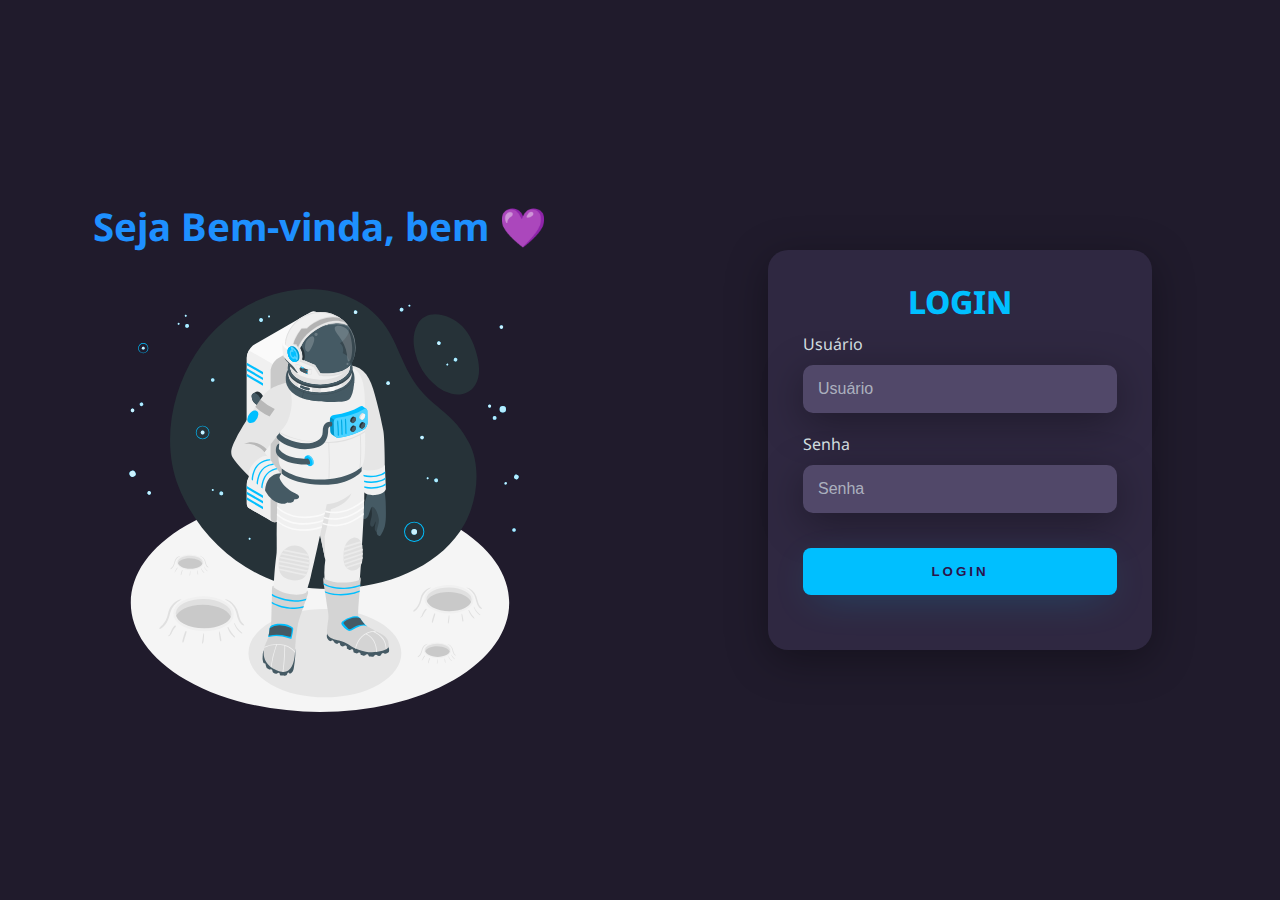
<file: index.html>
<!DOCTYPE html>
<html lang="pt-br">
<head>
    <meta charset="UTF-8">
    <meta http-equiv="X-UA-Compatible" content="IE=edge">
    <meta name="viewport" content="width=device-width, initial-scale=1.0">
    <link rel="stylesheet" href="style_login.css">
    <title>Login</title>
</head>
<body>
    <div class="main-login">
        <div class="left-login">
            <h1>Seja Bem-vinda, bem &#x1F49C</h1>
            <img src="astronauta.svg" class="left-login-image" alt="Astronauta">
        </div>
        <div class="right-login">
            <div class="card-login">
                <h1>LOGIN</h1>
                <div class="textfield">
                    <label for="usuario">Usuário</label>
                    <input type="text" name="usuario" placeholder="Usuário" id="Usuário">
                </div>
                <div class="textfield">
                    <label for="senha">Senha</label>
                    <input type="password" name="senha" placeholder="Senha" id="Senha">
                </div>
                <button class="btn-login" onclick="logar(); return false">Login</button>
            </div>
        </div>
    </div> 
    
    <script>
        function logar(){
            var usuario = document.getElementById('Usuário').value;
            var senha =document.getElementById('Senha').value;

            if(usuario == "ellenzinha" && senha == '140422'){
                return location.href = "inicio.html";
            }else{
                alert('Usuário ou senha incorretos');
            }
        }
    </script>   
</body>
</html>
</file>
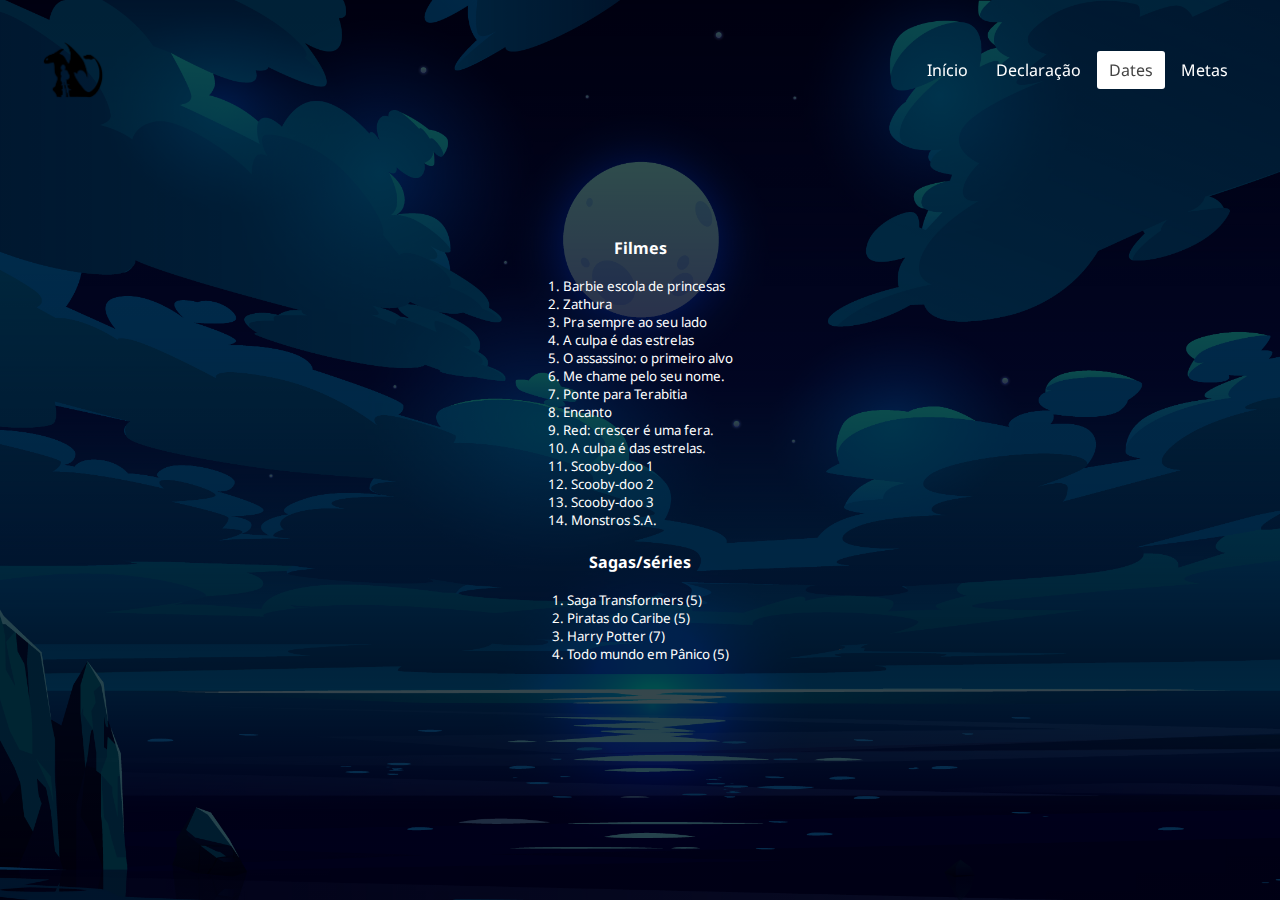
<file: dates.html>
<!DOCTYPE html>
<html lang="pt-br">
<head>
    <meta charset="UTF-8">
    <meta http-equiv="X-UA-Compatible" content="IE=edge">
    <meta name="viewport" content="width=device-width, initial-scale=1.0">
    <link rel="stylesheet" href="style_inicio.css">
    <title>Projeto EG</title>
</head>
<body>
    <header>
        <nav class="menu">
            <img src="banguela2.png" class="logo" align="left" alt="Banguela">

            <ul>
                <li><a href="" onclick="inicio(); return false">Início</a></li>
                <li><a href="" onclick="declaracao(); return false">Declaração</a></li>
                <li><a href="" class="ativo" onclick="dates(); return false">Dates</a></li>
                <li><a href="" onclick="metas(); return false">Metas</a></li>
            </ul>
        </nav>

        <section class="principal">
            <h1>Filmes</h1>

            <p>
                <br> 1. Barbie escola de princesas
                <br> 2. Zathura
                <br> 3. Pra sempre ao seu lado
                <br> 4. A culpa é das estrelas
                <br> 5. O assassino: o primeiro alvo 
                <br> 6. Me chame pelo seu nome.
                <br> 7. Ponte para Terabitia
                <br> 8. Encanto
                <br> 9. Red: crescer é uma fera.
                <br> 10. A culpa é das estrelas.
                <br> 11. Scooby-doo 1
                <br> 12. Scooby-doo 2
                <br> 13. Scooby-doo 3
                <br> 14. Monstros S.A.</p>
                <br>
            <h1>Sagas/séries</h1>

            <p>
                <br> 1. Saga Transformers (5)
                <br> 2. Piratas do Caribe (5)
                <br> 3. Harry Potter (7)
                <br> 4. Todo mundo em Pânico (5)
            </p>
            
        </section>
    </header>

    <script>
        function declaracao(){
            return location.href = "declaracao.html";
        }
        function inicio(){
            return location.href = "inicio.html";
        }
        function dates(){
            return location.href = "dates.html";
        }
        function metas(){
            return location.href = "metas.html";
        }
    </script>
</body>
</html>
</file>
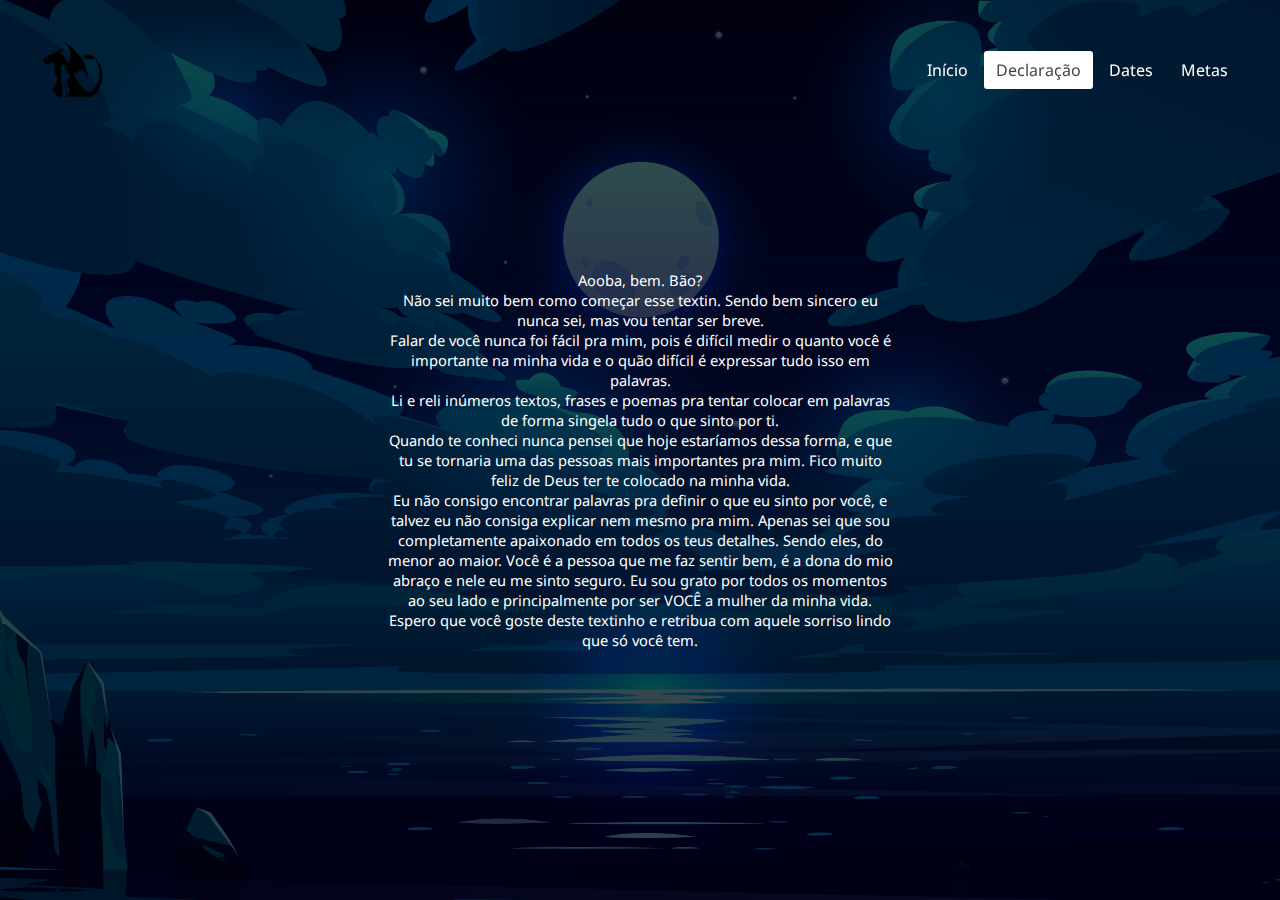
<file: declaracao.html>
<!DOCTYPE html>
<html lang="pt-br">
<head>
    <meta charset="UTF-8">
    <meta http-equiv="X-UA-Compatible" content="IE=edge">
    <meta name="viewport" content="width=device-width, initial-scale=1.0">
    <link rel="stylesheet" href="style_declaracao.css">
    <title>Projeto EG</title>
</head>
<body>
    <header>
        <nav class="menu">
            <img src="banguela2.png" class="logo" align="left" alt="Banguela">

            <ul>
                <li><a href="" onclick="inicio(); return false">Início</a></li>
                <li><a href="" class="ativo" onclick="declaracao(); return false">Declaração</a></li>
                <li><a href="" onclick="dates(); return false">Dates</a></li>
                <li><a href="" onclick="metas(); return false">Metas</a></li>
            </ul>
        </nav>

        <section class="principal">
            <p> 
            <br> Aooba, bem. Bão? 
            <br> Não sei muito bem como começar esse textin. Sendo bem sincero eu nunca sei, mas vou tentar ser breve.
            <br> Falar de você nunca foi fácil pra mim, pois é difícil medir o quanto você é importante na minha vida e o quão difícil é expressar tudo isso em palavras. 
            <br> Li e reli inúmeros textos, frases e poemas pra tentar colocar em palavras de forma singela tudo o que sinto por ti.
            <br> Quando te conheci nunca pensei que hoje estaríamos dessa forma, e que tu se tornaria uma das pessoas mais importantes pra mim. Fico muito feliz de Deus ter te colocado na minha vida. 
            <br> Eu não consigo encontrar palavras pra definir o que eu sinto por você, e talvez eu não consiga explicar nem mesmo pra mim. Apenas sei que sou completamente apaixonado em todos os teus detalhes. Sendo eles, do menor ao maior.
            Você é a pessoa que me faz sentir bem, é a dona do mio abraço e nele eu me sinto seguro. Eu sou grato por todos os momentos ao seu lado e principalmente por ser VOCÊ a mulher da minha vida. 
            <br> Espero que você goste deste textinho e retribua com aquele sorriso lindo que só você tem.</p>
        </section>
    </header>

    <script>
        function declaracao(){
            return location.href = "declaracao.html";
        }
        function inicio(){
            return location.href = "inicio.html";
        }
        function dates(){
            return location.href = "dates.html";
        }
        function metas(){
            return location.href = "metas.html";
        }
    </script>
</body>
</html>
</file>
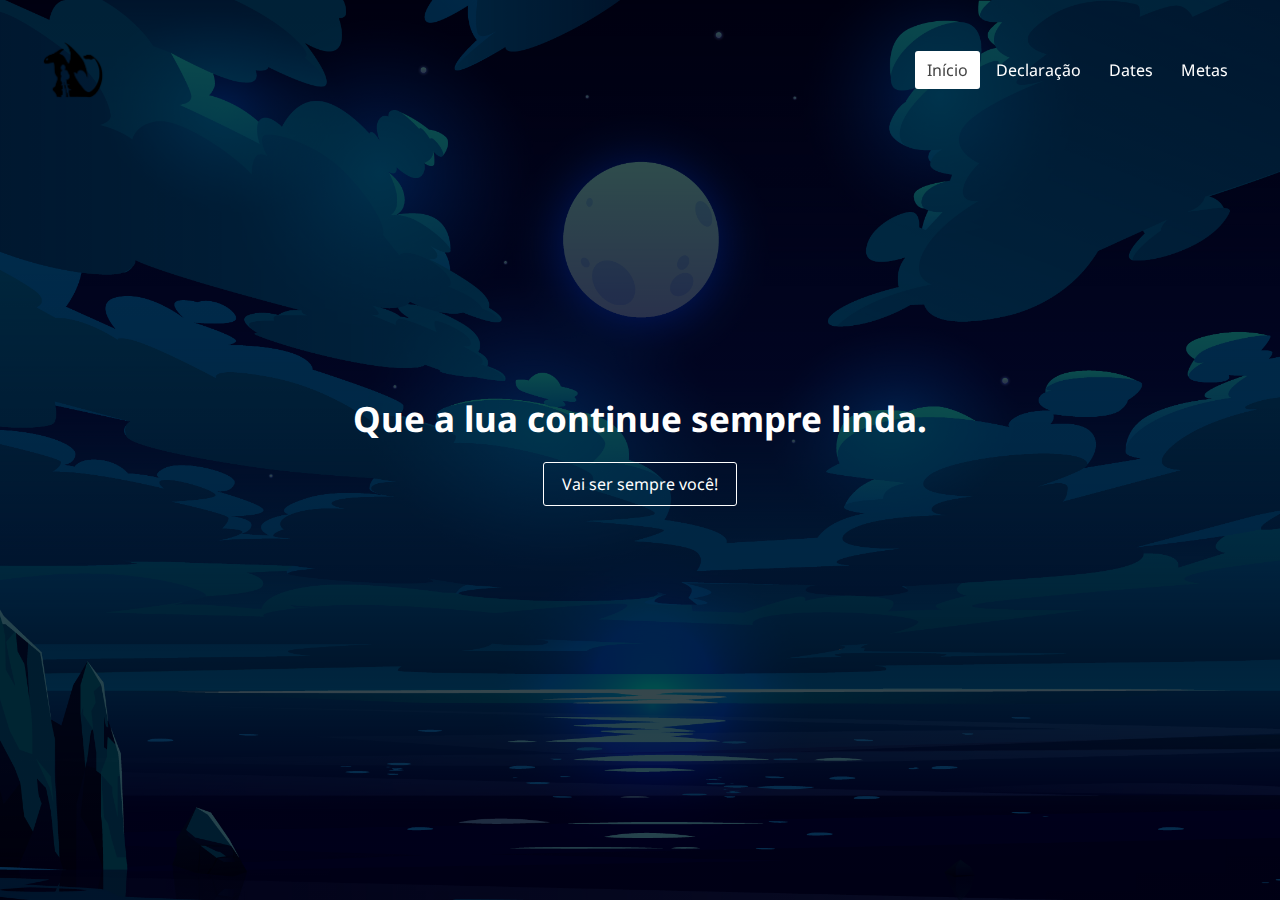
<file: inicio.html>
<!DOCTYPE html>
<html lang="pt-br">
<head>
    <meta charset="UTF-8">
    <meta http-equiv="X-UA-Compatible" content="IE=edge">
    <meta name="viewport" content="width=device-width, initial-scale=1.0">
    <link rel="stylesheet" href="style_inicio.css">
    <title>Projeto EG</title>
</head>
<body>
    <header>
        <nav class="menu">
            <img src="banguela2.png" class="logo" align="left" alt="Banguela">

            <ul>
                <li><a href="" class="ativo" onclick="inicio(); return false">Início</a></li>
                <li><a href="" onclick="declaracao(); return false">Declaração</a></li>
                <li><a href="" onclick="dates(); return false">Dates</a></li>
                <li><a href="" onclick="metas(); return false">Metas</a></li>
            </ul>
        </nav>

        <section class="principal">
            <h2>Que a lua continue sempre linda.</h2>
            <div class="links">
                <a href="https://www.youtube.com/watch?v=lBR_KudwPnM&list=LLBk4Fnvo-HuEZaYE6AHyWwg">Vai ser sempre você!</a>
            </div>
        </section>
    </header>

    <script>
        function declaracao(){
            return location.href = "declaracao.html";
        }
        function inicio(){
            return location.href = "inicio.html";
        }
        function dates(){
            return location.href = "dates.html";
        }
        function metas(){
            return location.href = "metas.html";
        }
    </script>
</body>
</html>
</file>
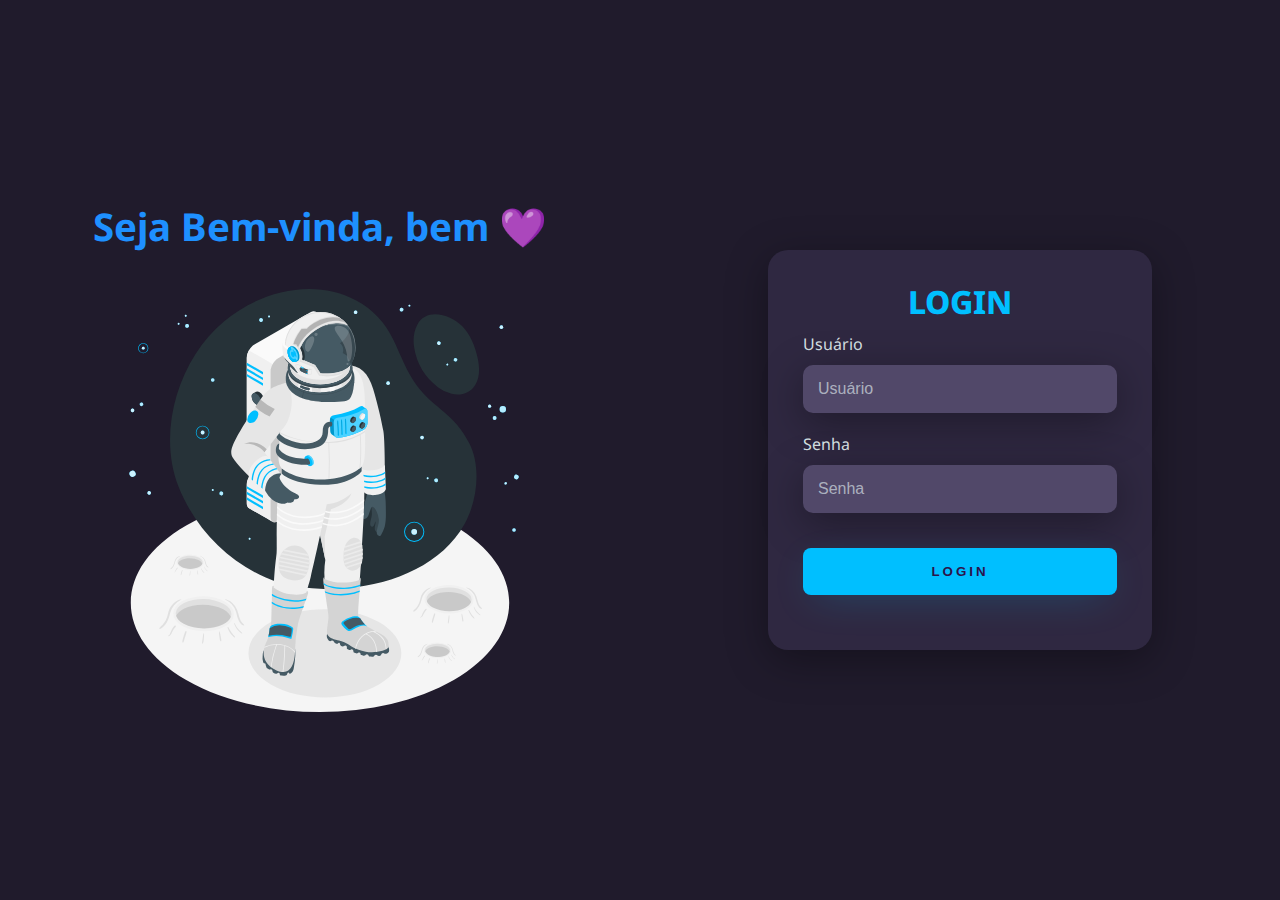
<file: login.html>
<!DOCTYPE html>
<html lang="pt-br">
<head>
    <meta charset="UTF-8">
    <meta http-equiv="X-UA-Compatible" content="IE=edge">
    <meta name="viewport" content="width=device-width, initial-scale=1.0">
    <link rel="stylesheet" href="style_login.css">
    <title>Login</title>
</head>
<body>
    <div class="main-login">
        <div class="left-login">
            <h1>Seja Bem-vinda, bem &#x1F49C</h1>
            <img src="astronauta.svg" class="left-login-image" alt="Astronauta">
        </div>
        <div class="right-login">
            <div class="card-login">
                <h1>LOGIN</h1>
                <div class="textfield">
                    <label for="usuario">Usuário</label>
                    <input type="text" name="usuario" placeholder="Usuário" id="Usuário">
                </div>
                <div class="textfield">
                    <label for="senha">Senha</label>
                    <input type="password" name="senha" placeholder="Senha" id="Senha">
                </div>
                <button class="btn-login" onclick="logar(); return false">Login</button>
            </div>
        </div>
    </div> 
    
    <script>
        function logar(){
            var usuario = document.getElementById('Usuário').value;
            var senha =document.getElementById('Senha').value;

            if(usuario == "ellenzinha" && senha == '140422'){
                return location.href = "inicio.html";
            }else{
                alert('Usuário ou senha incorretos');
            }
        }
    </script>   
</body>
</html>
</file>
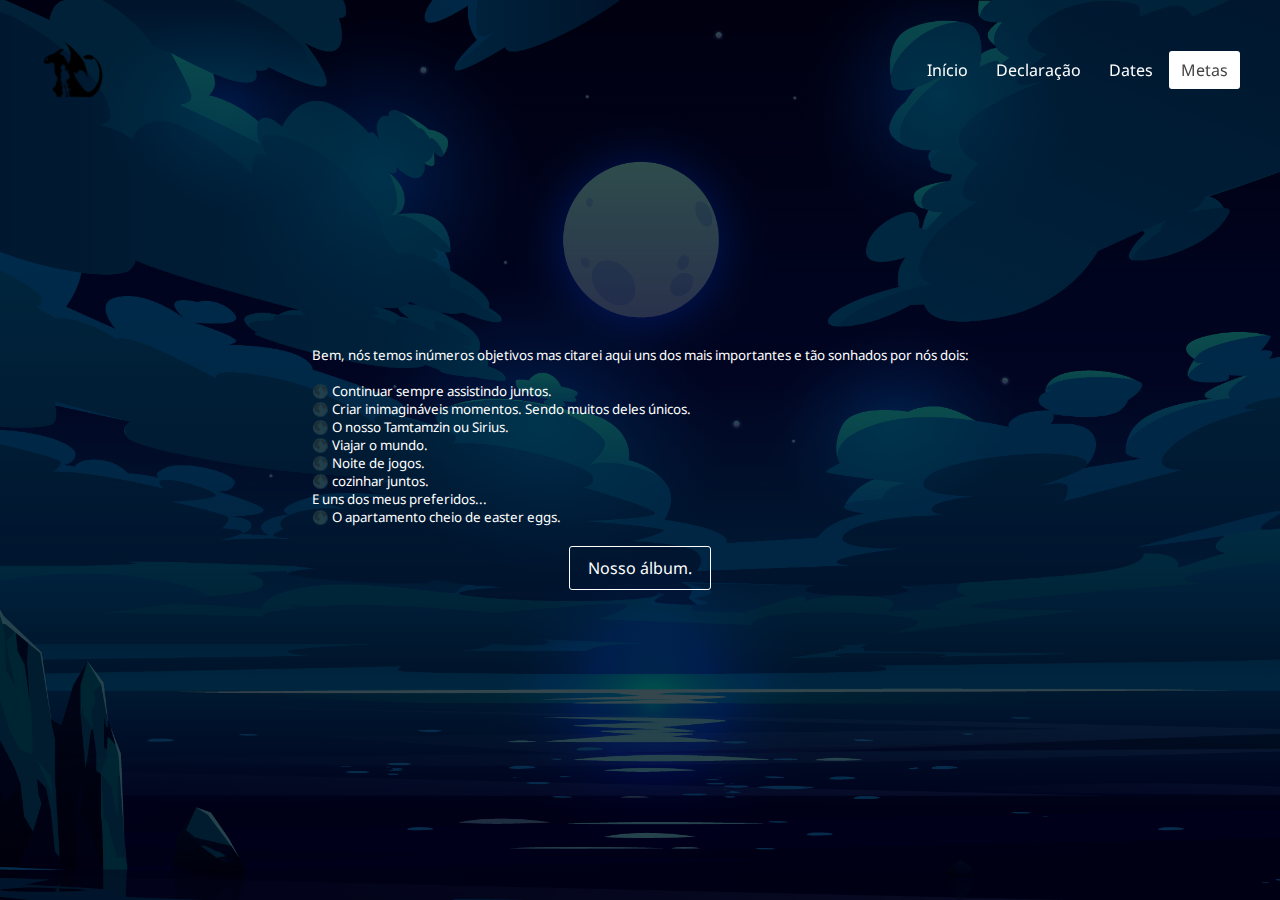
<file: metas.html>
<!DOCTYPE html>
<html lang="pt-br">
<head>
    <meta charset="UTF-8">
    <meta http-equiv="X-UA-Compatible" content="IE=edge">
    <meta name="viewport" content="width=device-width, initial-scale=1.0">
    <link rel="stylesheet" href="style_metas.css">
    <title>Projeto EG</title>
</head>
<body>
    <header>
        
        <nav class="menu">
            <img src="banguela2.png" class="logo" align="left" alt="Banguela">
            
            <ul>
                <li><a href="" onclick="inicio(); return false">Início</a></li>
                <li><a href="" onclick="declaracao(); return false">Declaração</a></li>
                <li><a href="" onclick="dates(); return false">Dates</a></li>
                <li><a href="" class="ativo" onclick="metas(); return false">Metas</a></li>
            </ul>
        </nav>

        <section class="principal">
            <p>
               <br> 
               <br> Bem, nós temos inúmeros objetivos mas citarei aqui uns dos mais importantes e tão sonhados por nós dois:
               <br>
               <br> 🌑 Continuar sempre assistindo juntos.
               <br> 🌑 Criar inimagináveis momentos. Sendo muitos deles únicos.
               <br> 🌑 O nosso Tamtamzin ou Sirius. 
               <br> 🌑 Viajar o mundo. 
               <br> 🌑 Noite de jogos.
               <br> 🌑 cozinhar juntos.
               <br> E uns dos meus preferidos...
               <br> 🌑 O apartamento cheio de easter eggs.</p>
                <div class="links">
                    <a href="https://photos.app.goo.gl/rFasJkqBBxnXzCni9">Nosso álbum.</a>
                </div>
        </section>
    </header>

    <script>
        function declaracao(){
            return location.href = "declaracao.html";
        }
        function inicio(){
            return location.href = "inicio.html";
        }
        function dates(){
            return location.href = "dates.html";
        }
        function metas(){
            return location.href = "metas.html";
        }
    </script>
</body>
</html>
</file>
<file: style_login.css>
@import url('https://fonts.googleapis.com/css2?family=Noto+Sans:wght@400;700&display=swap');

body {
    margin: 0;
    font-family: 'Noto Sans', sans-serif;
}

body * {
    box-sizing: border-box;
}

.main-login{
    width: 100vw;
    height: 100vh;
    background: #201b2c;
    display: flex;
    justify-content: center;
    align-items: center;
}

.left-login{
    width: 50vw;
    height: 100vh;
    display: flex;
    justify-content: center;
    align-items: center;
    flex-direction: column;
}

.left-login > h1 {
    font-size: 3vw;
    color: #1E90FF;
}

.left-login-image {
    width: 35vw;
}

.right-login {
    width: 50vw;
    height: 100vh;
    display: flex;
    justify-content: center;
    align-items: center;
}

.card-login {
    width: 60%;
    display: flex;
    justify-content: center;
    align-items: center;
    flex-direction: column;
    padding: 30px 35px;
    background: #2f2841;
    border-radius: 20px;
    box-shadow: 0px 10px 40px #00000056;
}

.card-login > h1 {
    color: #00BFFF;
    font-weight: 800;
    margin: 0;
}

.textfield {
    width: 100%;
    display: flex;
    flex-direction: column;
    align-items: flex-start;
    justify-content: center;
    margin: 10px 0px;

}

.textfield > input {
    width: 100%;
    border: none;
    border-radius: 10px;
    padding: 15px;
    background: #514869;
    color: #f0ffffde;
    font-size: 12pt;
    box-shadow: 0px 10px 40px #00000056;
    outline: none;
    box-sizing: border-box;
}

.textfield > label {
    color: #f0ffffde;
    margin-bottom: 10px;
}

.textfield > input::placeholder{
    color: #f0ffff94;
}

.btn-login {
    width: 100%;
    padding: 16px 0px;
    margin: 25px;
    border: none;
    border-radius: 8px;
    outline: none;
    text-transform: uppercase;
    font-weight: 800;
    letter-spacing: 3px;
    color: #2b134b;
    background: #00BFFF;
    cursor: pointer;
    box-shadow: 0px 10px 40px -12px #00bfff45;

}

@media only screen and (max-width: 950px){
    .card-login{
        width: 85%;
    }
}

@media only screen and (max-width: 600px){
    .main-login{
        flex-direction: column;
    }
    .left-login > h1{
        display: none;
    }
    .left-login{
        width: 100%;
        height: auto;
    }
    .right-login{
        width: 100%;
        height: auto;
    }
    .left-login-image{
        width: 50vw;
    }
    .card-login{
        width: 90%;
    }
}
</file>
<file: style_inicio.css>
@import url('https://fonts.googleapis.com/css2?family=Noto+Sans:wght@400;700&display=swap');
*{
    margin: 0;
    padding: 0;
    box-sizing: border-box;
    font-family: 'Noto Sans', sans-serif;
}

header{
    width: 100%;
    height: 100vh;
    background-image:linear-gradient(rgba(0,0,0,0.7), rgba(0,0,0,0.7)), url(moon2.jpg);
    background-position: center;
    background-size: cover;
}

a{
    text-decoration: none;
}

header .menu{
    position: fixed;
    width: 100%;
    display: flex;
    align-items: center;
    justify-content: space-between;
    padding: 40px;
}

header .menu li{
    display: inline-block;
}

header .menu a{
    color: white;
    padding: 8px 12px;
    border-radius: 3px;
    transition: 200ms;
}

header .menu .ativo, header .menu a:hover{
    color: #444;
    background-color: white;
}

.principal{
    height: 100vh;
    display: flex;
    align-items: center;
    justify-content: center;
    flex-direction: column;
}

.principal h2{
    color: white;
    font-size: 35px;
}

.principal p{
    color: white;
    align-items: center;
    font-size: 10pt;
}

.principal h1{
    color: white;
    font-size: 12pt;
}

.principal > h1::p{
    color: white;
    font-size: 12pt;
}

.logo{
    width: 5vw;
}

.principal .links a{
    color: white;
    padding: 10px 18px;
    display: inline-block;
    border: 1px solid white;
    border-radius: 3px;
    margin-top: 20px;
    transition: 200ms;
}

.principal .links a:hover{
    color: #444;
    background-color: white;
}

@media screen and (max-width: 600px){
    nav {
        flex-direction: column;
        text-align: center;
        width: 85%;
        line-height: 2.5;
    }
    
    .principal > h2{
        width: 100%;
        text-align: center;
    }

    .links > a {
        width: 100%;
        align-items: center;
    }

    .logo {
        display: none;
    }
}
</file>
<file: style_declaracao.css>
@import url('https://fonts.googleapis.com/css2?family=Noto+Sans:wght@400;700&display=swap');
*{
    margin: 0;
    padding: 0;
    box-sizing: border-box;
    font-family: 'Noto Sans', sans-serif;
}

header{
    width: 100%;
    height: 100vh;
    background-image:linear-gradient(rgba(0,0,0,0.7), rgba(0,0,0,0.7)), url(moon2.jpg);
    background-position: center;
    background-size: cover;
}

a{
    text-decoration: none;
}

header .menu{
    position: fixed;
    width: 100%;
    display: flex;
    align-items: center;
    justify-content: space-between;
    padding: 40px;
}

header .menu li{
    display: inline-block;
}

header .menu a{
    color: white;
    padding: 8px 12px;
    border-radius: 3px;
    transition: 200ms;
}

header .menu .ativo, header .menu a:hover{
    color: #444;
    background-color: white;
}

.principal{
    height: 100vh;
    display: flex;
    align-items: center;
    justify-content: center;
    flex-direction: column;
}

.principal p{
    color: white;
    text-align: center;
    font-size: 11pt;
    width: 40vw;
}

.logo{
    width: 5vw;
}

@media screen and (max-width: 768px){
    nav {
        flex-direction: column;
        text-align: center;
        width: 85%;
        line-height: 2.5;
    }
    
    .principal > p{
        width: 90vw;
        text-align: left;
    }
    
    .logo {
        display: none;
    }
}
</file>
<file: style_metas.css>
@import url('https://fonts.googleapis.com/css2?family=Noto+Sans:wght@400;700&display=swap');
*{
    margin: 0;
    padding: 0;
    box-sizing: border-box;
    font-family: 'Noto Sans', sans-serif;
}

header{
    width: 100%;
    height: 100vh;
    background-image:linear-gradient(rgba(0,0,0,0.7), rgba(0,0,0,0.7)), url(moon2.jpg);
    background-position: center;
    background-size: cover;
}

a{
    text-decoration: none;
}

header .menu{
    position: fixed;
    width: 100%;
    display: flex;
    align-items: center;
    justify-content: space-between;
    padding: 40px;
}

header .menu li{
    display: inline-block;
}

header .menu a{
    color: white;
    padding: 8px 12px;
    border-radius: 3px;
    transition: 200ms;
}

header .menu .ativo, header .menu a:hover{
    color: #444;
    background-color: white;
}

.principal{
    height: 100vh;
    display: flex;
    align-items: center;
    justify-content: center;
    flex-direction: column;
}

.principal h2{
    color: white;
    font-size: 35px;
}

.principal p{
    color: white;
    align-items: center;
    font-size: 10pt;
}

.principal h1{
    color: white;
    font-size: 12pt;
}

.principal > h1::p{
    color: white;
    font-size: 12pt;
}

.logo{
    width: 5vw;
}

.principal .links a{
    color: white;
    padding: 10px 18px;
    display: inline-block;
    border: 1px solid white;
    border-radius: 3px;
    margin-top: 20px;
    transition: 200ms;
}

.principal .links a:hover{
    color: #444;
    background-color: white;
}


@media screen and (max-width: 768px){
    nav {
        flex-direction: column;
        text-align: center;
        width: 85%;
        line-height: 2.5;
    }
    
    .principal > p{
        width: 90vw;
        text-align: left;
    }
    
    .logo {
        display: none;
    }
}
</file>
